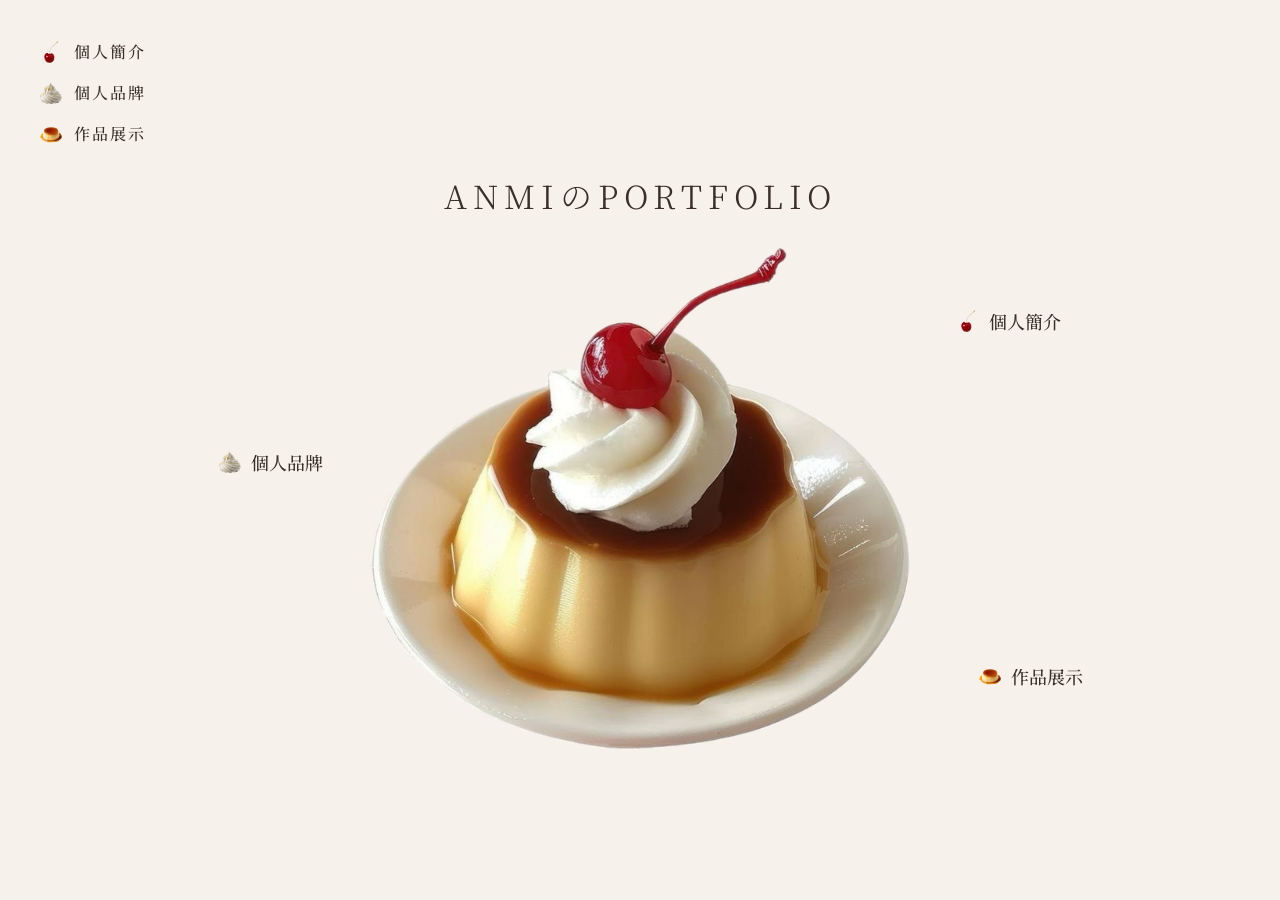
<file: index.html>
<!DOCTYPE html>

<html lang="zh-Hant">

<head>

<meta charset="UTF-8">

<meta
name="viewport"
content="width=device-width, initial-scale=1.0">

<title>

ANMIのPORTFOLIO

</title>

<link
href="https://fonts.googleapis.com/css2?family=Noto+Serif+TC:wght@400;500&family=Zen+Old+Mincho&display=swap"
rel="stylesheet">

<link
rel="stylesheet"
href="style.css">

</head>

<body>

<audio
id="bgm"
autoplay
loop>

<source
src="music/bgm.mp3"
type="audio/mpeg">

</audio>

<audio
id="clickSound">

<source
src="music/click.mp3"
type="audio/mpeg">

</audio>

<nav class="side-menu">

<a href="about.html">

<img
src="images/cherry-icon.png">

個人簡介

</a>

<a href="brand.html">

<img
src="images/cream-icon.png">

個人品牌

</a>

<a href="projects.html">

<img
src="images/pudding-icon.png">

作品展示

</a>

</nav>

<div class="container">

<h1 class="title">

ANMIのPORTFOLIO

</h1>

<div class="pudding-container">

<img
src="images/pudding.png"
class="pudding">

<a
href="about.html"
class="hotspot cherry">

<img
src="images/cherry-icon.png"
class="hotspot-icon">

<span>

個人簡介

</span>

</a>

<a
href="brand.html"
class="hotspot cream">

<img
src="images/cream-icon.png"
class="hotspot-icon">

<span>

個人品牌

</span>

</a>

<a
href="projects.html"
class="hotspot pudding-link">

<img
src="images/pudding-icon.png"
class="hotspot-icon">

<span>

作品展示

</span>

</a>

</div>

</div>

<script>

const bgm =
document.getElementById(
"bgm"
);

bgm.volume = 0.08;

bgm.play().catch(function(){

document.addEventListener(

"click",

function(){

bgm.play().catch(()=>{});

},

{once:true}

);

});

document.addEventListener(

"click",

function(e){

const link =
e.target.closest("a");

const clickAudio =
new Audio(
"music/click.mp3"
);

clickAudio.volume =
0.5;

clickAudio.play().catch(()=>{});

if(link){

e.preventDefault();

setTimeout(function(){

window.location.href =
link.href;

},600);

}

}

);

</script>

</body>

</html>
</file>
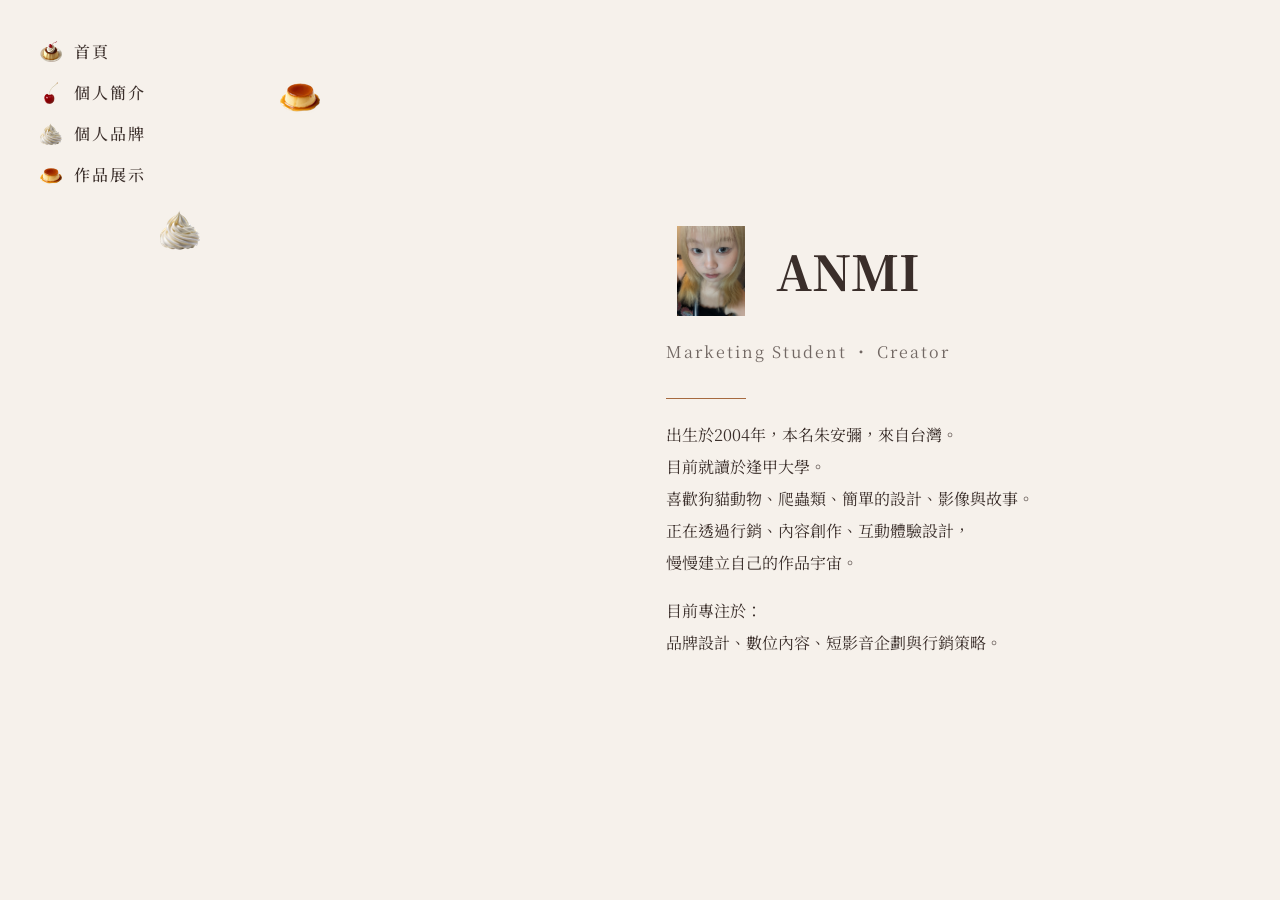
<file: about.html>
<!DOCTYPE html>
<html lang="zh-Hant">

<head>
<meta charset="UTF-8">
<meta name="viewport" content="width=device-width, initial-scale=1.0">

<title>About Anmi</title>

<link href="https://fonts.googleapis.com/css2?family=Noto+Serif+TC:wght@400;500&family=Zen+Old+Mincho&display=swap" rel="stylesheet">
<link rel="stylesheet" href="style.css">
</head>

<body>

<audio id="bgm" autoplay loop>
  <source src="music/bgm.mp3" type="audio/mpeg">
</audio>

<nav class="side-menu">
  <a href="index.html">
    <img src="images/pudding.png">
    首頁
  </a>

  <a href="about.html">
    <img src="images/cherry-icon.png">
    個人簡介
  </a>

  <a href="brand.html">
    <img src="images/cream-icon.png">
    個人品牌
  </a>

  <a href="projects.html">
    <img src="images/pudding-icon.png">
    作品展示
  </a>
</nav>

<div class="about-container">
  <div class="about-text">

    <div class="name-row">
      <img src="images/me.jpg" class="profile-small" id="anmiPhoto">
      <h1>ANMI</h1>
    </div>

    <p class="subtitle">Marketing Student ・ Creator</p>

    <div class="line"></div>

    <p>
      出生於2004年，本名朱安彌，來自台灣。<br>
      目前就讀於逢甲大學。<br>
      喜歡狗貓動物、爬蟲類、簡單的設計、影像與故事。<br>
      正在透過行銷、內容創作、互動體驗設計，<br>
      慢慢建立自己的作品宇宙。
    </p>

    <p>
      目前專注於：<br>
      品牌設計、數位內容、短影音企劃與行銷策略。
    </p>

  </div>
</div>

<div id="eatPopup" class="popup">
  <div class="popup-box">

    <div class="popup-title">🚨SYSTEM ALERT🚨</div>

    <p>⚠️ 請勿食用 ANMI！！</p>
    <p>否則他會缺一塊。</p>
    <p>是否確定要食用 ANMI？</p>

    <div class="popup-buttons">
      <button id="eatBtn">仍要食用</button>
      <button id="cancelBtn">放棄</button>
    </div>

  </div>
</div>

<div id="fall-area"></div>

<script>
const fallArea = document.getElementById("fall-area");

const items = [
  "images/cherry-icon.png",
  "images/cream-icon.png",
  "images/pudding-icon.png"
];

const placed = [];
const size = 40;

function playBite(){
  const biteAudio = new Audio("music/bite.mp3");
  biteAudio.volume = 0.1;
  biteAudio.play().catch(()=>{});
}

function snap(value){
  return Math.floor(value / size) * size;
}

function settleColumn(x){
  const column = placed
    .filter(p => p.x === x)
    .sort((a,b) => b.y - a.y);

  column.forEach((p, index) => {
    p.y = window.innerHeight - size - index * size;
    p.el.style.left = p.x + "px";
    p.el.style.top = p.y + "px";
  });
}

function removePlaced(item){
  const oldX = item.x;

  item.el.remove();

  const index = placed.indexOf(item);
  if(index !== -1){
    placed.splice(index,1);
  }

  settleColumn(oldX);
}

function checkNearbySame(item){
  const target = placed.find(p => {
    if(p === item) return false;

    const closeX = Math.abs(p.x - item.x) <= size;
    const closeY = Math.abs(p.y - item.y) <= size;

    return closeX && closeY && p.type === item.type;
  });

  if(target){
    removePlaced(item);
    removePlaced(target);
    return true;
  }

  return false;
}

function enableDrag(item){
  let dragging = false;
  let moved = false;

  item.el.addEventListener("mousedown", function(e){
    dragging = true;
    moved = false;
    item.el.classList.add("dragging");
  });

  document.addEventListener("mousemove", function(e){
    if(!dragging) return;

    moved = true;

    item.el.style.left = e.clientX - size / 2 + "px";
    item.el.style.top = e.clientY - size / 2 + "px";
  });

  document.addEventListener("mouseup", function(e){
    if(!dragging) return;

    dragging = false;
    item.el.classList.remove("dragging");

    if(!moved){
      removePlaced(item);
      return;
    }

    item.x = snap(e.clientX - size / 2);
    item.y = snap(e.clientY - size / 2);

    item.el.style.left = item.x + "px";
    item.el.style.top = item.y + "px";

    checkNearbySame(item);
    settleColumn(item.x);
  });
}

function createItem(){
  const img = document.createElement("img");
  const type = Math.floor(Math.random() * items.length);

  img.src = items[type];
  img.className = "fall-item";

  let x = snap(Math.random() * (window.innerWidth - size));
  let y = -size;
  let speed = 2;

  img.style.left = x + "px";
  img.style.top = y + "px";

  fallArea.appendChild(img);

  function drop(){
    const nextY = y + speed;

    const hitFloor = nextY >= window.innerHeight - size;

    const hitItem = placed.find(p => {
      return p.x === x && nextY + size >= p.y;
    });

    if(hitFloor || hitItem){
      y = hitItem ? hitItem.y - size : window.innerHeight - size;

      img.style.top = y + "px";

      const newItem = {
        x: x,
        y: y,
        type: type,
        el: img
      };

      placed.push(newItem);
      enableDrag(newItem);
      checkNearbySame(newItem);
      settleColumn(x);

      return;
    }

    y = nextY;
    img.style.top = y + "px";

    requestAnimationFrame(drop);
  }

  drop();
}

setInterval(createItem, 1200);
</script>

<script>
window.addEventListener("DOMContentLoaded", function(){

  const bgm = document.getElementById("bgm");
  const photo = document.getElementById("anmiPhoto");
  const popup = document.getElementById("eatPopup");
  const eat = document.getElementById("eatBtn");
  const cancel = document.getElementById("cancelBtn");

  bgm.volume = 0.08;

  bgm.play().catch(function(){
    document.addEventListener("click", function(){
      bgm.play().catch(()=>{});
    }, {once:true});
  });

  photo.addEventListener("click", function(){
    bgm.pause();
    popup.style.display = "flex";
  });

  cancel.addEventListener("click", function(){
    popup.style.display = "none";
    bgm.play().catch(()=>{});
  });

  eat.addEventListener("click", function(){
    playBite();

    photo.src = "images/me-bite.png";
    popup.style.display = "none";

    bgm.play().catch(()=>{});
  });

  document.addEventListener("click", function(e){
    const link = e.target.closest("a");

    if(link){
      const clickAudio = new Audio("music/click.mp3");
      clickAudio.volume = 0.5;
      clickAudio.play().catch(()=>{});

      e.preventDefault();

      setTimeout(function(){
        window.location.href = link.href;
      }, 600);
    }
  });

});
</script>

</body>
</html>
</file>
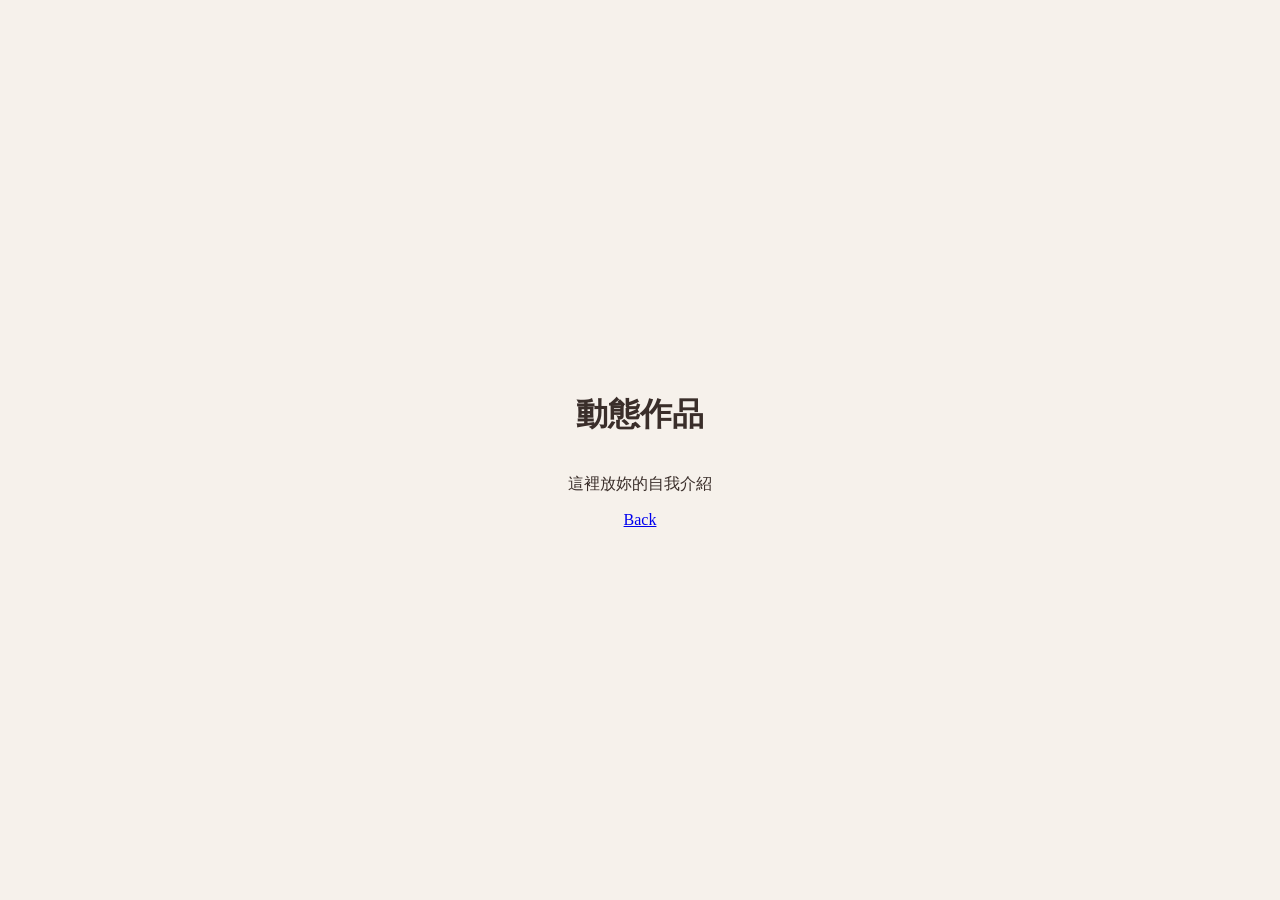
<file: projects.html>
<!DOCTYPE html>

<html lang="zh-Hant">

<head>

<meta charset="UTF-8">

<link rel="stylesheet"
href="style.css">

<title>About Me</title>

</head>

<body>

    <audio
id="bgm"
loop>

<source
src="music/bgm.mp3"
type="audio/mpeg">

</audio>

<audio id="clickSound">

<source
src="music/click.mp3"
type="audio/mpeg">

</audio>

<div class="container">

<h1>動態作品</h1>

<p>
這裡放妳的自我介紹
</p>

<a href="index.html">

Back

</a>

</div>

<script>
const bgm = document.getElementById("bgm");

document.addEventListener("click", function(e){

  const link = e.target.closest("a");

  if(bgm && bgm.paused){
    bgm.play().catch(()=>{});
  }

  const clickAudio = new Audio("music/click.mp3");
  clickAudio.volume = 0.5;
  clickAudio.play().catch(()=>{});

  if(link){
    e.preventDefault();

    setTimeout(function(){
      window.location.href = link.href;
    }, 600);
  }

});
</script>

<audio id="bgm" autoplay loop>
  <source src="music/bgm.mp3" type="audio/mpeg">
</audio>

</body>

</html>
</file>
<file: style.css>
body{
margin:0;
background:#F6F1EB;
font-family:'Noto Serif TC','Zen Old Mincho',serif;
color:#3A2E2A;
}

html,
body,
*,
a,
button,
img{
cursor:url("./images/fork.png") 8 8,pointer !important;
}

html:active,
body:active,
*:active,
a:active,
button:active,
img:active{
cursor:url("./images/fork-scoop.png") 8 8,pointer !important;
}

.container{
width:100%;
min-height:100vh;
display:flex;
flex-direction:column;
justify-content:center;
align-items:center;
}

.title{
margin-bottom:30px;
letter-spacing:6px;
font-weight:300;
font-size:32px;
}

.pudding-container{
position:relative;
width:540px;
}

.pudding{
width:100%;
display:block;
}

.hotspot{
position:absolute;
text-decoration:none;
color:#3A2E2A;
font-size:18px;
display:flex;
align-items:center;
gap:10px;
transition:.3s;
font-weight:500;
z-index:10;
}

.hotspot:hover{
transform:scale(1.08);
}

.hotspot-icon{
width:22px;
height:22px;
object-fit:contain;
display:block;
}

.cherry{
top:12%;
right:-28%;
}

.cream{
top:40%;
left:-28%;
}

.pudding-link{
bottom:12%;
right:-32%;
}

.side-menu{
position:absolute;
top:40px;
left:40px;
display:flex;
flex-direction:column;
gap:18px;
z-index:9999;
}

.side-menu a{
display:flex;
align-items:center;
gap:12px;
text-decoration:none;
color:#3A2E2A;
font-size:16px;
font-weight:500;
letter-spacing:2px;
transition:.3s;
}

.side-menu a:hover{
transform:translateX(8px);
color:#A66A3F;
}

.side-menu img{
width:22px;
height:22px;
object-fit:contain;
}

/* About */

.about-container{
width:100%;
max-width:1100px;
margin:auto;
min-height:100vh;
display:flex;
align-items:center;
justify-content:center;
gap:100px;
padding:0 80px 0 500px;
box-sizing:border-box;
}

.about-text{
max-width:800px;
}

.about-text h1{
font-size:48px;
font-weight:800;
margin:0;
}

.subtitle{
letter-spacing:2px;
opacity:.7;
margin-bottom:30px;
}

.line{
width:80px;
height:1px;
background:#A66A3F;
margin:20px 0;
}

.about-text p{
line-height:2;
font-size:16px;
}

.name-row{
display:flex;
align-items:center;
gap:20px;
margin-bottom:20px;
}

.profile-small{
width:90px;
height:90px;
object-fit:contain;
transition:.35s;
display:block;
}

/* Popup */

.popup{
position:fixed;
top:0;
left:0;
width:100%;
height:100%;
background:rgba(0,0,0,.25);
display:none;
justify-content:center;
align-items:center;
z-index:99999;
backdrop-filter:blur(3px);
}

.popup-box{
background:#F7F0E8;
width:420px;
padding:35px;
border:3px solid #3A2E2A;
box-shadow:8px 8px 0 #C8A37D;
text-align:center;
font-family:'Noto Serif TC';
animation:popupShow .25s ease;
}

.popup-title{
font-size:22px;
font-weight:700;
letter-spacing:3px;
padding-bottom:12px;
margin-bottom:20px;
border-bottom:2px solid #3A2E2A;
}

.popup p{
line-height:1.8;
}

.popup-buttons{
display:flex;
justify-content:center;
gap:15px;
margin-top:25px;
}

.popup button{
background:white;
border:2px solid #3A2E2A;
padding:10px 18px;
font-family:'Noto Serif TC';
font-size:15px;
transition:.2s;
}

.popup button:hover{
background:#EADBC8;
transform:translateY(-2px);
}

@keyframes popupShow{
from{
opacity:0;
transform:scale(.9);
}

to{
opacity:1;
transform:scale(1);
}
}

/* Falling icons */

#fall-area{
position:fixed;
top:0;
left:0;
width:100%;
height:100%;
overflow:hidden;
z-index:9998;
pointer-events:none;
}

.fall-item{
position:absolute;
width:40px;
height:40px;
object-fit:contain;
pointer-events:auto;
user-select:none;
transition:.2s;
}

.fall-item.dragging{
z-index:99999;
transform:scale(1.2);
}

/* Brand page */

.brand-layout{
min-height:100vh;
display:flex;
align-items:center;
justify-content:center;
gap:90px;
padding:100px 80px 80px 220px;
box-sizing:border-box;
}

.brand-text{
width:620px;
line-height:2;
padding: left 40px;;
}

/* Logo beside brand name */

.brand-header{
display:flex;
align-items:center;
gap:18px;
margin-bottom:30px;
white-space:nowrap;
}

.brand-logo{
width:90px;
height:90px;
border-radius:50%;
background:#FFFDF8;
padding:0px;
object-fit:contain;
border:4px solid #E8D9C7;
box-shadow:0 6px 16px rgba(0,0,0,.08);
flex-shrink:0;
}

.brand-header h1{
margin:0;
}

.brand-header .brand-subtitle{
margin-top:8px;
margin-bottom:0;
}

.brand-text h1{
font-size:35px;
margin:0;
letter-spacing:3px;
}

.brand-subtitle{
font-size:30px;
letter-spacing:4px;
opacity:.75;
margin-bottom:30px;
}

.bark{
font-weight:700;
letter-spacing:2px;
}

.brand-ig{
display:inline-block;
margin-top:25px;
text-decoration:none;
color:#A66A3F;
padding-bottom:4px;
transition:.25s;
}

.brand-ig:hover{
opacity:.7;
transform:translateX(4px);
}

/* Freezer display */

.brand-display{
position:relative;
width:430px;
height:720px;
display:flex;
justify-content:center;
align-items:center;
}

.freezer{
position:absolute;
width:100%;
z-index:1;
}

.product{

position:absolute;

z-index:5;

object-fit:contain;

transition:.3s;

filter:

drop-shadow(
0 0 12px
rgba(255,245,220,.7)
);

animation:

productStartup .9s ease-out;

}

@keyframes productStartup{

0%{

opacity:.3;

filter:

brightness(.5)
drop-shadow(
0 0 4px
rgba(255,245,220,.3)
);

}

30%{

opacity:1;

filter:

brightness(1.3)
drop-shadow(
0 0 18px
rgba(255,245,220,.9)
);

}

100%{

filter:

brightness(1)
drop-shadow(
0 0 12px
rgba(255,245,220,.7)
);

}

}

.product:hover{
transform:scale(1.08);
}

.p1{
width:100px;
top:150px;
left:80px;
}

.p2{
width:100px;
top:150px;
right:80px;
}

.p3{
width:90px;
top:335px;
left:85px;
}

.p4{
width:100px;
top:330px;
right:80px;
}

.p5{
width:90px;
bottom:170px;
left:80px;
}

.freezer{

position:absolute;

width:100%;

z-index:1;

animation:

freezerStartup .9s ease-out,

freezerFlicker 6s infinite 1.2s;

}

@keyframes freezerStartup{

0%{

filter:

brightness(.2);

}

12%{

filter:

brightness(1.4);

}

20%{

filter:

brightness(.4);

}

35%{

filter:

brightness(1.3);

}

50%{

filter:

brightness(.6);

}

70%{

filter:

brightness(1.15);

}

100%{

filter:

brightness(1);

}

}

@keyframes freezerFlicker{

0%,87%,100%{

filter:

brightness(1);

}

89%{

filter:

brightness(1.18);

}

90%{

filter:

brightness(.82);

}

91%{

filter:

brightness(1.08);

}

}

@media (max-width: 768px){

body{
overflow-x:hidden;
}

.side-menu{

position:static;

display:flex;

flex-direction:row;

justify-content:center;

align-items:center;

gap:10px;

padding:18px 8px;

flex-wrap:nowrap;

overflow-x:auto;

white-space:nowrap;

}

.side-menu a{

font-size:13px;

letter-spacing:0;

gap:5px;

flex-shrink:0;

}

.side-menu img{

width:18px;

height:18px;

flex-shrink:0;

}

/* 主頁布丁 */

.pudding-container{

width:62vw;

max-width:250px;

}

.title{
font-size:24px;
letter-spacing:3px;
text-align:center;
}

.pudding-container{
width:78vw;
}

.hotspot{
font-size:14px;
gap:6px;
}

.hotspot-icon{
width:18px;
height:18px;
}

.cherry{

top:10%;

right:-12%;

}

.cream{

top:42%;

left:-12%;

}

.pudding-link{

bottom:8%;

right:-12%;

}
/* 個人簡介 */

.about-container{
min-height:auto;
padding:40px 28px 80px;
display:block;
}

.about-text{
max-width:100%;
}

.about-text h1{
font-size:38px;
}

.about-text p{
font-size:15px;
line-height:2;
}

.name-row{
gap:14px;
}

.profile-small{
width:76px;
height:76px;
}

/* 個人品牌 */

.brand-layout{
min-height:auto;
display:flex;
flex-direction:column;
padding:40px 24px 80px;
gap:40px;
}

.brand-text{
width:100%;
line-height:2;
}

.brand-header{
gap:14px;
white-space:normal;
}

.brand-logo{
width:76px;
height:76px;
}

.brand-text h1{
font-size:26px;
letter-spacing:2px;
white-space:normal;
}

.brand-subtitle{
font-size:22px;
}

.brand-display{
width:90vw;
height:150vw;
max-height:680px;
}

/* 手機版冰箱商品位置 */

.brand-display{
width:82vw;
height:136vw;
max-height:640px;
}

.p1{
width:19vw;
top:22vw;
left:15vw;
}

.p2{
width:19vw;
top:22vw;
right:15vw;
}

.p3{
width:17vw;
top:59vw;
left:17vw;
}

.p4{
width:19vw;
top:58vw;
right:15vw;
}

.p5{
width:17vw;
bottom:31vw;
left:16vw;
}

}
</file>
